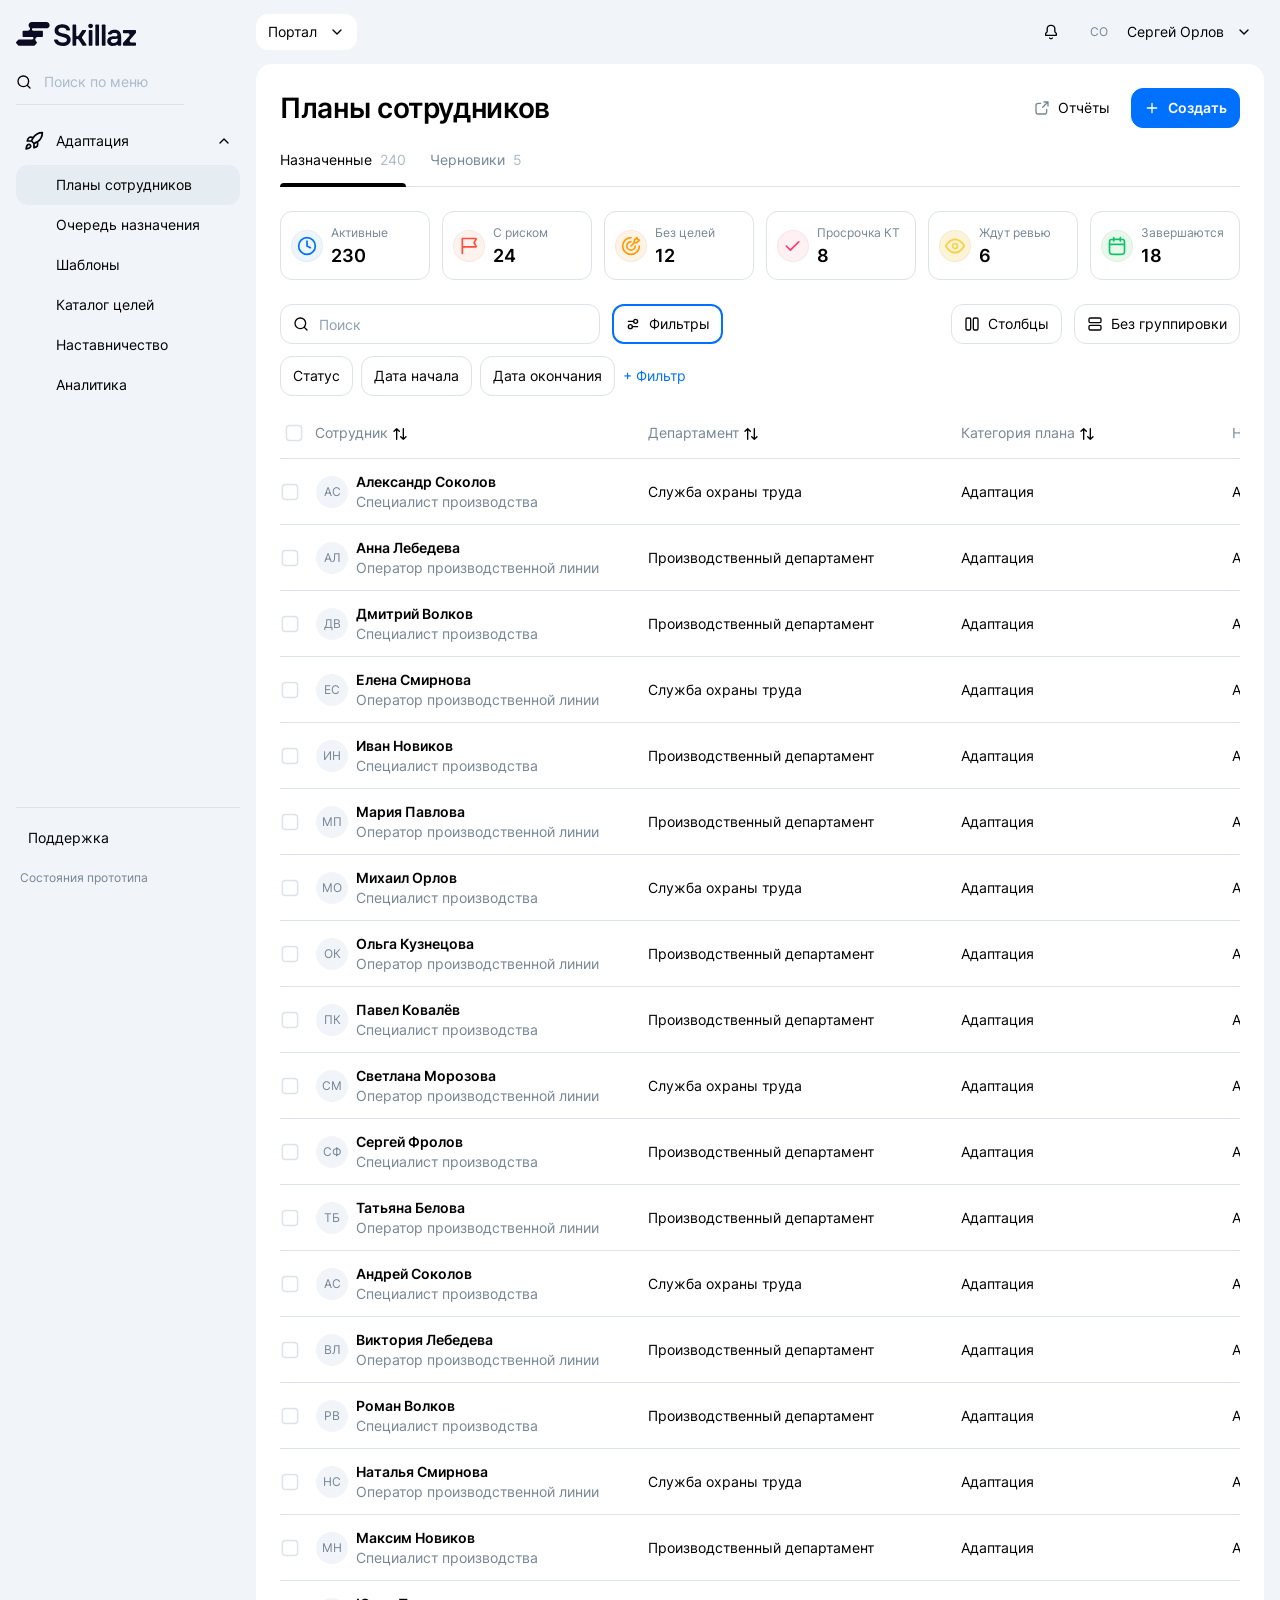
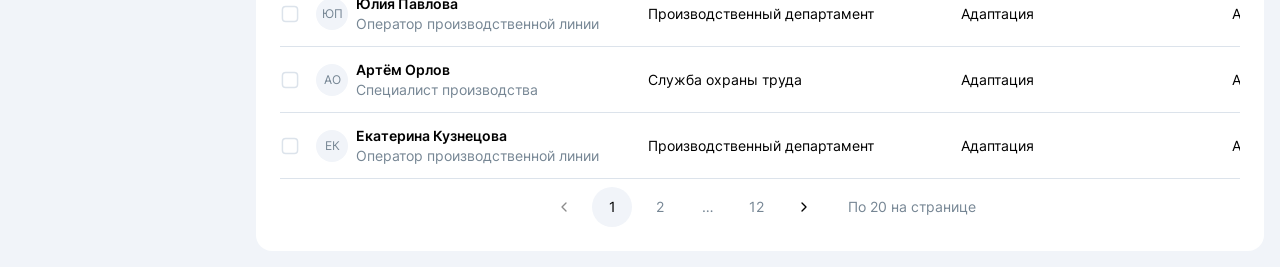
<file: index.html>
<!doctype html><html lang="ru"><head><meta charset="utf-8"><meta name="viewport" content="width=device-width,initial-scale=1"><title>Изменение элементов планов · Skillgrid</title><link rel="stylesheet" href="style.css?v=11"><link rel="stylesheet" href="upgrade.css?v=11"><link rel="stylesheet" href="flow.css?v=11"></head><body>
<aside class="sidebar"><img class="brand" src="assets/skillaz-logo.svg" alt="Skillaz"><div class="menu-search"><img src="assets/magnifier-outlined.svg" alt="">Поиск по меню</div><div class="nav-parent"><img src="assets/rocket.svg" alt="">Адаптация<img class="up" src="assets/chevron-down-outlined.svg" alt=""></div><nav><button class="nav-item active">Планы сотрудников</button><button class="nav-item">Очередь назначения</button><button class="nav-item">Шаблоны</button><button class="nav-item">Каталог целей</button><button class="nav-item">Наставничество</button><button class="nav-item">Аналитика</button></nav><div class="support">Поддержка</div></aside>
<div class="workspace"><header class="topbar"><button class="product">Портал<img src="assets/chevron-down-outlined.svg" alt=""></button><div class="account"><img src="assets/bell-outlined.svg" alt=""><span class="avatar">СО</span>Сергей Орлов<img src="assets/chevron-down-outlined.svg" alt=""></div></header><main class="page" id="page"></main></div>
<div id="bulk-root"></div><div id="modal-root"></div><div id="popover-root"></div><div id="toast" role="status" hidden></div><button class="demo-launch" id="demo-launch" data-action="demo-launch">Состояния прототипа</button><div id="demo-root"></div><script type="module" src="app.js?v=11"></script></body></html>
</file>
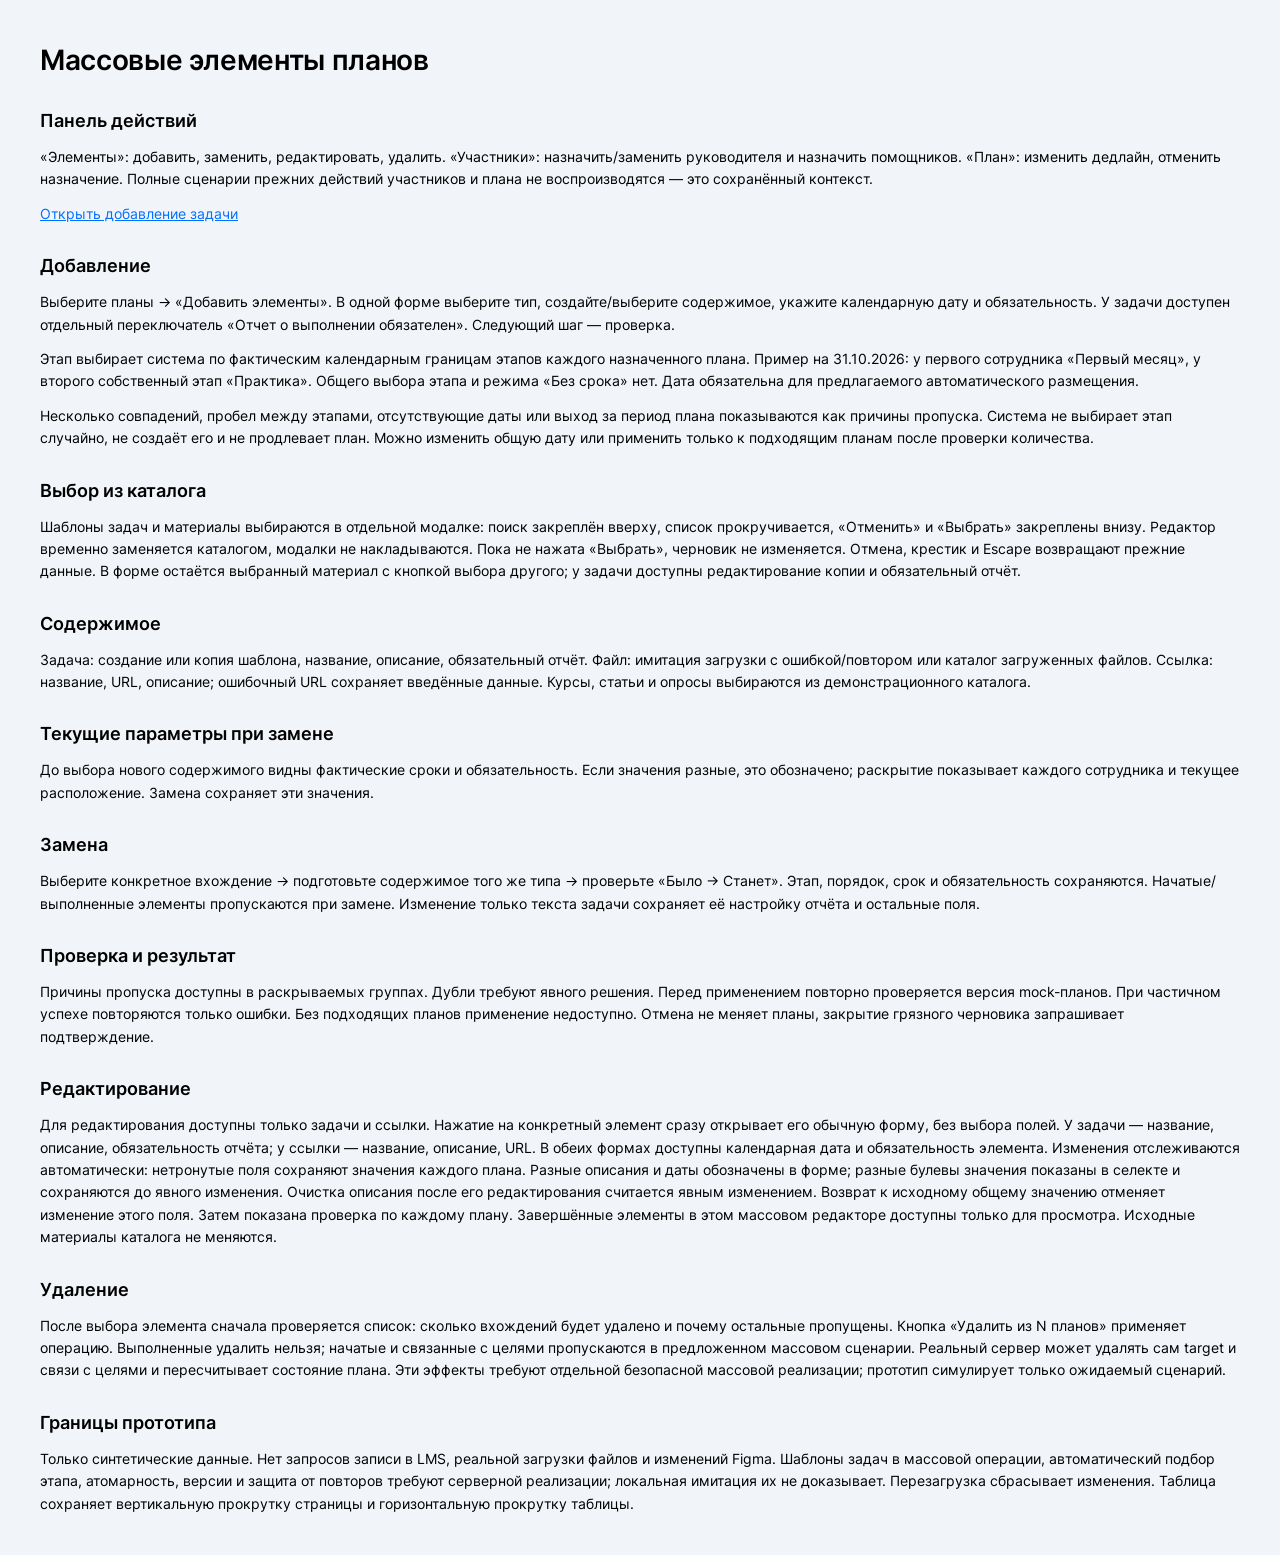
<file: guide.html>
<!doctype html><html lang="ru"><meta charset="utf-8"><title>Гайд · массовые элементы Skillgrid</title><link rel="stylesheet" href="style.css?v=11"><style>body{display:block;padding:40px;max-width:1000px;margin:auto}p,li{line-height:1.6;margin-top:12px}h2{margin-top:28px}a{color:var(--accent)}</style><h1>Массовые элементы планов</h1><h2>Панель действий</h2><p>«Элементы»: добавить, заменить, редактировать, удалить. «Участники»: назначить/заменить руководителя и назначить помощников. «План»: изменить дедлайн, отменить назначение. Полные сценарии прежних действий участников и плана не воспроизводятся — это сохранённый контекст.</p><p><a href="index.html?state=v5-add-placement">Открыть добавление задачи</a></p><h2>Добавление</h2><p>Выберите планы → «Добавить элементы». В одной форме выберите тип, создайте/выберите содержимое, укажите календарную дату и обязательность. У задачи доступен отдельный переключатель «Отчет о выполнении обязателен». Следующий шаг — проверка.</p><p>Этап выбирает система по фактическим календарным границам этапов каждого назначенного плана. Пример на 31.10.2026: у первого сотрудника «Первый месяц», у второго собственный этап «Практика». Общего выбора этапа и режима «Без срока» нет. Дата обязательна для предлагаемого автоматического размещения.</p><p>Несколько совпадений, пробел между этапами, отсутствующие даты или выход за период плана показываются как причины пропуска. Система не выбирает этап случайно, не создаёт его и не продлевает план. Можно изменить общую дату или применить только к подходящим планам после проверки количества.</p><h2>Выбор из каталога</h2><p>Шаблоны задач и материалы выбираются в отдельной модалке: поиск закреплён вверху, список прокручивается, «Отменить» и «Выбрать» закреплены внизу. Редактор временно заменяется каталогом, модалки не накладываются. Пока не нажата «Выбрать», черновик не изменяется. Отмена, крестик и Escape возвращают прежние данные. В форме остаётся выбранный материал с кнопкой выбора другого; у задачи доступны редактирование копии и обязательный отчёт.</p><h2>Содержимое</h2><p>Задача: создание или копия шаблона, название, описание, обязательный отчёт. Файл: имитация загрузки с ошибкой/повтором или каталог загруженных файлов. Ссылка: название, URL, описание; ошибочный URL сохраняет введённые данные. Курсы, статьи и опросы выбираются из демонстрационного каталога.</p><h2>Текущие параметры при замене</h2><p>До выбора нового содержимого видны фактические сроки и обязательность. Если значения разные, это обозначено; раскрытие показывает каждого сотрудника и текущее расположение. Замена сохраняет эти значения.</p><h2>Замена</h2><p>Выберите конкретное вхождение → подготовьте содержимое того же типа → проверьте «Было → Станет». Этап, порядок, срок и обязательность сохраняются. Начатые/выполненные элементы пропускаются при замене. Изменение только текста задачи сохраняет её настройку отчёта и остальные поля.</p><h2>Проверка и результат</h2><p>Причины пропуска доступны в раскрываемых группах. Дубли требуют явного решения. Перед применением повторно проверяется версия mock-планов. При частичном успехе повторяются только ошибки. Без подходящих планов применение недоступно. Отмена не меняет планы, закрытие грязного черновика запрашивает подтверждение.</p><h2>Редактирование</h2><p>Для редактирования доступны только задачи и ссылки. Нажатие на конкретный элемент сразу открывает его обычную форму, без выбора полей. У задачи — название, описание, обязательность отчёта; у ссылки — название, описание, URL. В обеих формах доступны календарная дата и обязательность элемента. Изменения отслеживаются автоматически: нетронутые поля сохраняют значения каждого плана. Разные описания и даты обозначены в форме; разные булевы значения показаны в селекте и сохраняются до явного изменения. Очистка описания после его редактирования считается явным изменением. Возврат к исходному общему значению отменяет изменение этого поля. Затем показана проверка по каждому плану. Завершённые элементы в этом массовом редакторе доступны только для просмотра. Исходные материалы каталога не меняются.</p><h2>Удаление</h2><p>После выбора элемента сначала проверяется список: сколько вхождений будет удалено и почему остальные пропущены. Кнопка «Удалить из N планов» применяет операцию. Выполненные удалить нельзя; начатые и связанные с целями пропускаются в предложенном массовом сценарии. Реальный сервер может удалять сам target и связи с целями и пересчитывает состояние плана. Эти эффекты требуют отдельной безопасной массовой реализации; прототип симулирует только ожидаемый сценарий.</p><h2>Границы прототипа</h2><p>Только синтетические данные. Нет запросов записи в LMS, реальной загрузки файлов и изменений Figma. Шаблоны задач в массовой операции, автоматический подбор этапа, атомарность, версии и защита от повторов требуют серверной реализации; локальная имитация их не доказывает. Перезагрузка сбрасывает изменения. Таблица сохраняет вертикальную прокрутку страницы и горизонтальную прокрутку таблицы.</p></html>
</file>
<file: style.css>
@font-face{font-family:Inter;src:url('assets/Inter-Regular.ttf');font-weight:400}@font-face{font-family:Inter;src:url('assets/Inter-SemiBold.ttf');font-weight:600}
:root{--bg:#f1f4f9;--border:#dce3eb;--text:#000;--muted:#768694;--tertiary:#aabbca;--accent:#0070ff;--accent-hover:#2b7fff;--blue-bg:#edf6ff;--positive:#0dc267;--positive-bg:#e8f9ec;--danger:#ff4d3a;--negative-bg:#fef2ef;--overlay:rgba(32,38,43,.6)}
*{box-sizing:border-box}body{margin:0;font:400 14px/20px Inter,Arial,sans-serif;color:var(--text);background:var(--bg);min-width:1280px;overflow:hidden}button,input,select,textarea{font:inherit;color:inherit}button{cursor:pointer;background:none;border:0}button:disabled{cursor:default;opacity:.45}button:focus-visible,input:focus-visible,select:focus-visible,textarea:focus-visible,a:focus-visible{outline:2px solid var(--accent);outline-offset:3px}img{display:block}h1,h2,h3,p{margin:0}h1{font-size:28px;line-height:40px;letter-spacing:-.35px;font-weight:600}h2{font-size:18px;line-height:26px;font-weight:600}h3{font-size:16px;line-height:24px;font-weight:600}.muted{color:var(--muted)}.tertiary{color:var(--tertiary)}.row{display:flex;gap:8px;align-items:center}.between{justify-content:space-between}.spacer{flex:1}.stack{display:flex;flex-direction:column;gap:16px}.hint{color:var(--muted);line-height:24px}.small{font-size:12px;line-height:16px}.sidebar{width:256px;position:fixed;inset:0 auto 0 0;padding:20px 16px;display:flex;flex-direction:column}.brand{width:120px;height:28px;object-fit:contain;object-position:left}.menu-search{display:flex;gap:12px;align-items:center;width:168px;color:var(--tertiary);border-bottom:1px solid var(--border);padding:24px 0 12px;margin-bottom:12px}.menu-search img{width:16px;height:16px}.nav-parent{display:flex;align-items:center;gap:12px;padding:12px 8px;min-height:48px}.nav-parent img{width:20px;height:20px}.nav-parent .up{width:16px;height:16px;margin-left:auto;transform:rotate(180deg)}.nav-item{display:flex;width:100%;text-align:left;min-height:40px;padding:10px 12px 10px 40px;border-radius:12px}.nav-item.active{background:#e6edf2}.support{margin-top:auto;padding:20px 12px 32px;border-top:1px solid var(--border)}.workspace{margin-left:256px;height:100vh;display:flex;flex-direction:column}.topbar{height:64px;flex:none;display:flex;align-items:center;justify-content:space-between;padding-right:28px}.product{display:flex;align-items:center;gap:12px;padding:8px 12px;background:white;border-radius:12px}.product img,.account>img{width:16px;height:16px}.account{display:flex;align-items:center;gap:12px}.account>img:first-child{margin-right:12px}.avatar{display:inline-flex;width:32px;height:32px;flex:none;align-items:center;justify-content:center;border-radius:50%;font-size:12px;background:var(--bg);color:var(--muted);overflow:hidden}.page{margin-right:16px;margin-bottom:16px;padding:24px;border-radius:16px;background:white;flex:1;min-height:0;display:flex;flex-direction:column;overflow:hidden}.heading{display:flex;align-items:center;justify-content:space-between;flex:none;margin-bottom:6px}.heading-actions{display:flex;gap:8px}.tabs{display:flex;gap:24px;border-bottom:1px solid var(--border);margin-bottom:24px;flex:none}.tabs button{position:relative;color:var(--muted);padding:16px 0;display:flex;gap:8px;white-space:nowrap}.tabs span{color:var(--tertiary)}.tabs button[aria-current=page]{color:#000}.tabs button[aria-current=page]:after{content:'';position:absolute;bottom:-1px;left:0;right:0;height:4px;border-radius:4px 4px 0 0;background:#000}.widgets{display:flex;gap:12px;margin-bottom:24px;flex:none}.widget{display:flex;align-items:center;gap:12px;flex:1;border:1px solid var(--border);border-radius:12px;padding:12px;text-align:left;min-width:0}.widget-icon{display:flex;align-items:center;justify-content:center;width:40px;height:40px;border-radius:50%;flex:none;border:1px solid rgba(0,0,0,.04)}.widget-icon img{width:20px;height:20px}.widget strong{display:block;font-size:18px;line-height:26px}.widget .muted{white-space:nowrap}.toolbar{display:flex;gap:12px;align-items:center;margin-bottom:12px;flex:none}.search{height:40px;border:1px solid var(--border);border-radius:12px;display:flex;gap:8px;align-items:center;padding:0 12px;background:white;min-width:0}.toolbar .search{width:389px;flex-shrink:1}.search img{width:16px;height:16px}.search input{width:100%;border:0;outline:0!important;min-width:0;height:100%;background:none}.search:focus-within{border-color:var(--accent)}input::placeholder,textarea::placeholder{color:#8da0b0}.btn{min-height:40px;display:inline-flex;align-items:center;justify-content:center;gap:8px;padding:9px 12px;border:1px solid var(--border);border-radius:12px;background:white;white-space:nowrap}.btn:hover{background:var(--bg)}.btn img{width:16px;height:16px}.btn.active{border:2px solid var(--accent);padding:8px 11px}.btn.primary{background:var(--accent);border-color:var(--accent);color:white;font-weight:600}.btn.primary:hover{background:var(--accent-hover)}.btn.ghost{border-color:transparent}.btn.small-btn{min-height:32px;border-radius:8px;padding:5px 10px}.text-btn{color:var(--accent);padding:0;display:inline-flex;align-items:center;gap:8px;text-align:left}.icon-btn{display:inline-flex;align-items:center;justify-content:center;width:32px;height:32px;padding:6px;border-radius:8px;flex:none}.icon-btn img{width:20px;height:20px}.icon-btn:hover{background:var(--bg)}.filter-panel{display:flex;gap:8px;align-items:center;padding-bottom:12px;flex:none}.filter-trigger{border:1px solid var(--border);border-radius:12px;display:flex;gap:8px;align-items:center;padding:9px 12px;height:40px}.filter-trigger img{width:16px;height:16px}.selection-note{display:flex;align-items:center;gap:12px;padding:12px 16px;background:var(--blue-bg);border-radius:12px;margin-bottom:12px;flex:none;flex-wrap:wrap}.table-scroll{overflow:auto;min-height:0;flex:1;scrollbar-width:thin}table{border-collapse:separate;border-spacing:0;table-layout:fixed;width:2600px;font-size:14px}th{font-weight:400;color:var(--muted);height:44px;text-align:left;border-bottom:1px solid var(--border);position:sticky;top:0;background:white;z-index:2}th,td{padding:12px}th:first-child,td:first-child{padding-left:0;width:336px}th:first-child{z-index:3}th img{display:inline-block;width:16px;height:16px;vertical-align:middle}td{height:66px;border-bottom:1px solid var(--border);vertical-align:middle}tr.selected td{background:var(--blue-bg)}.employee{display:flex;align-items:center;gap:8px}.employee .name{display:flex;flex-direction:column;min-width:0}.employee strong{font-weight:600}.employee input{margin:0 8px 0 0}.group-row td{height:44px;padding:0;border-bottom:1px solid var(--border)}.group-button{display:flex;align-items:center;gap:6px;width:100%;text-align:left;min-height:44px}.group-button img{width:16px;height:16px;transform:rotate(-90deg)}.group-button[aria-expanded=true] img{transform:none}.tag{display:inline-flex;padding:4px 8px;border-radius:8px;color:var(--accent);background:var(--blue-bg);white-space:nowrap}.tag.neutral{color:var(--muted);background:var(--bg)}.progress{display:flex;align-items:center;gap:8px}.progress-track{width:100px;height:4px;background:var(--bg);border-radius:4px}.progress-track span{display:block;height:4px;background:var(--accent);border-radius:4px}.pagination{display:flex;justify-content:center;align-items:center;gap:4px;min-height:64px;flex:none;padding-top:12px}.pagination button{min-width:32px;height:32px;border-radius:8px}.pagination button.active{background:var(--accent);color:white}.pagination .select{width:132px;margin-left:16px}.bulk{position:fixed;bottom:24px;left:280px;right:40px;display:flex;align-items:center;gap:24px;padding:12px 24px;min-height:56px;border-radius:12px;background:var(--accent);color:white;z-index:10}.bulk strong{white-space:nowrap}.bulk-actions{display:flex;align-items:center;gap:4px;flex:1}.bulk .btn{background:transparent;border-color:transparent;color:white;min-height:32px;border-radius:8px;padding:5px 10px}.bulk .btn:hover{background:var(--accent-hover)}.bulk .new-action{background:var(--accent-hover)}.bulk img{width:16px;height:16px;filter:brightness(0) invert(1)}.bulk .icon-btn{margin-left:auto}.has-selection .pagination{margin-bottom:68px}.overlay{position:fixed;inset:0;z-index:30;background:var(--overlay);display:flex;align-items:center;justify-content:center;padding:24px}.modal{width:620px;max-height:calc(100vh - 48px);display:flex;flex-direction:column;border-radius:24px;background:white;overflow:hidden}.modal.wide{width:620px}.modal.compact{width:620px}.modal-head{padding:16px 24px;flex:none;border-bottom:1px solid var(--border);position:relative;padding-right:68px}.modal-head .icon-btn{position:absolute;right:20px;top:14px}.modal-head p{margin-top:4px;color:var(--muted);line-height:24px}.steps{display:flex;align-items:center;gap:8px;margin-top:16px}.step{display:flex;align-items:center;gap:8px;color:var(--muted)}.step b{font-size:12px;line-height:20px;width:20px;height:20px;display:inline-flex;align-items:center;justify-content:center;background:var(--bg);border-radius:50%}.step.current{color:var(--accent)}.step.current b{background:var(--accent);color:white}.step-line{height:1px;background:var(--border);flex:1}.modal-content{padding:24px;overflow:auto;min-height:0;scrollbar-width:thin}.modal-foot{border-top:1px solid var(--border);padding:16px 24px;display:flex;align-items:center;justify-content:flex-end;gap:8px;flex:none;min-height:72px}.modal-foot .left{margin-right:auto}.scope-note{color:var(--muted);line-height:24px;margin-top:20px}.context-note{color:var(--muted);margin-bottom:16px}.field-label{display:block;color:var(--muted);margin-bottom:8px}.select,input.text-field,textarea{width:100%;background:white;border:1px solid var(--border);border-radius:12px;padding:9px 12px;min-height:40px}.select{appearance:none;padding-right:32px;background-image:url('assets/chevron-down-outlined.svg');background-repeat:no-repeat;background-position:right 12px center;background-size:16px}.form-field{margin-top:20px}.element-search{display:flex;gap:12px;margin-bottom:12px}.element-search .search{flex:1}.element-search .select{width:160px}.element-list{display:flex;flex-direction:column}.element-option{display:flex;align-items:flex-start;gap:12px;padding:16px 0;border-bottom:1px solid var(--border);cursor:pointer}.element-option input{margin-top:2px}.element-option .body{flex:1}.element-option strong{display:block;margin-bottom:4px}.element-option .meta{color:var(--muted);margin-bottom:6px}.element-option .availability{color:var(--muted);font-size:12px}.element-icon{display:flex;align-items:center;justify-content:center;width:32px;height:32px;background:var(--bg);border-radius:8px;flex:none}.element-icon img{width:20px;height:20px}.chosen-element{border:1px solid var(--border);border-radius:12px;padding:16px;display:flex;align-items:flex-start;gap:12px}.chosen-element .body{flex:1}.chosen-element strong{display:block;margin-bottom:4px}.radio-line{display:flex;align-items:center;gap:8px;min-height:32px;cursor:pointer}.radio-line input{margin:0}.operation-choice{display:flex;flex-direction:column;gap:4px;margin-top:8px}.comparison{display:grid;grid-template-columns:1fr 1fr;border:1px solid var(--border);border-radius:12px;overflow:hidden}.comparison>div{padding:16px;min-width:0}.comparison>div+div{border-left:1px solid var(--border)}.comparison strong{display:block;margin-top:8px;line-height:24px}.comparison .btn{margin-top:8px;white-space:normal}.notice{border:1px solid var(--border);padding:16px;border-radius:12px;line-height:24px}.notice ul{margin:0;padding-left:18px}.notice.warning{background:#fff3e6;border-color:transparent}.notice.error{background:var(--negative-bg);border-color:transparent}.summary{display:flex;align-items:start;justify-content:space-between;gap:12px;padding:16px;border:1px solid var(--border);border-radius:12px;margin-bottom:16px}.summary p{margin-top:6px}.counts{display:grid;grid-template-columns:repeat(3,1fr);gap:12px;margin-bottom:16px}.count{background:var(--bg);border-radius:12px;padding:16px;display:flex;align-items:center;justify-content:space-between;gap:12px;font-size:12px;line-height:16px}.count b{font-size:24px;line-height:32px;font-weight:600}.count.positive{background:var(--positive-bg);color:var(--positive)}.count.negative{background:var(--negative-bg);color:var(--danger)}.review-group{border:1px solid var(--border);border-radius:16px;overflow:hidden;margin-top:12px}.review-head{padding:16px 20px;min-height:54px;display:flex;align-items:center;gap:12px;justify-content:space-between;width:100%;background:var(--bg);font-weight:600;text-align:left}.review-head img{width:16px;height:16px;transform:rotate(-90deg)}.review-head[aria-expanded=true] img{transform:none}.review-body{padding:0 20px}.review-person{display:flex;gap:12px;padding:16px 0;border-top:1px solid var(--border);align-items:flex-start}.review-person:first-child{border-top:0}.review-person .body{flex:1;min-width:0}.review-person p{line-height:24px}.review-person .muted{font-size:12px;line-height:20px}.change-values{display:grid;grid-template-columns:1fr 1fr;gap:16px;margin-top:8px}.change-values>div{font-size:12px;line-height:20px}.change-values span{display:block;color:var(--muted)}.reason{padding-top:16px;font-weight:600}.empty{min-height:220px;display:flex;flex-direction:column;align-items:center;justify-content:center;gap:12px;text-align:center;color:var(--muted)}.empty h3{color:var(--text)}.status-view{padding:20px 0;display:flex;flex-direction:column;gap:16px}.status-mark{display:flex;align-items:center;justify-content:center;width:40px;height:40px;border-radius:50%;background:var(--positive-bg)}.status-mark img{width:20px;height:20px}.loader{width:24px;height:24px;border:2px solid var(--border);border-top-color:var(--accent);border-radius:50%;animation:spin .8s linear infinite}@keyframes spin{to{transform:rotate(360deg)}}.drop{position:fixed;z-index:50;background:white;box-shadow:0 3px 16px rgba(112,144,176,.24);border-radius:16px;padding:8px;min-width:220px;max-width:380px;max-height:440px;overflow:auto}.drop button{display:flex;align-items:center;gap:8px;text-align:left;width:100%;padding:10px 12px;border-radius:8px;min-height:40px}.drop button:hover{background:var(--bg)}.drop img{width:16px;height:16px}.result-link{display:flex;gap:12px;align-items:center;padding:12px 16px;border:1px solid var(--border);border-radius:12px;margin-bottom:12px;flex:none}.demo-launch{position:fixed;left:16px;bottom:8px;color:var(--muted);font-size:12px;line-height:20px;z-index:20;padding:4px}.demo-panel{position:fixed;left:16px;bottom:40px;width:300px;background:white;border:1px solid var(--border);border-radius:16px;padding:16px;z-index:65;box-shadow:0 3px 16px rgba(112,144,176,.24)}.demo-panel .select{margin-top:12px}.demo-panel a{display:block;margin-top:12px;color:var(--accent)}#toast{position:fixed;bottom:96px;left:50%;transform:translateX(-50%);z-index:70;border-radius:12px;padding:12px 20px;color:white;background:#000;max-width:520px}.error-text{color:var(--danger);margin-top:8px}.check-label{display:flex;align-items:center;gap:8px;cursor:pointer}input[type=checkbox]{appearance:none;width:20px!important;height:20px!important;flex:none;background:url('assets/checkbox.svg') -296px -88px/488px 148px no-repeat;border:0;border-radius:0;cursor:pointer}input[type=checkbox]:checked{background-position:-40px -88px}input[type=checkbox]:indeterminate{background-position:-168px -88px}input[type=checkbox]:disabled{opacity:.4;cursor:default}input[type=radio]{appearance:none;width:20px;height:20px;flex:none;border:0;background:url('assets/radio.svg') -170px -42px/360px 148px no-repeat;cursor:pointer}input[type=radio]:checked{background-position:-42px -42px}[hidden]{display:none!important}.sr-only{position:absolute;width:1px;height:1px;overflow:hidden;clip:rect(0,0,0,0)}
@media(max-width:1400px){.widget{padding:10px;gap:8px}.widget-icon{width:32px;height:32px}.widget .muted{font-size:12px}.bulk{gap:12px;padding:12px 16px}.bulk .optional-action{display:none}.toolbar .search{width:320px}}

.element-option .meta,.element-option .availability{display:block}.widget:nth-child(1) .widget-icon img{filter:invert(31%) sepia(98%) saturate(4350%) hue-rotate(208deg) brightness(101%) contrast(106%)}.pagination button{height:40px;min-width:40px;border-radius:12px}.counts .count{font-size:12px}.review-person .muted{overflow-wrap:anywhere}

.widget-glyph{display:block;width:20px;height:20px;background:currentColor;mask-position:center;mask-size:20px 20px;mask-repeat:no-repeat}.widget:nth-child(1){color:inherit}.widget:nth-child(1) .widget-icon{color:#0070ff}.widget:nth-child(2) .widget-icon{color:#ff4d3a}.widget:nth-child(3) .widget-icon{color:#ff9900}.widget:nth-child(4) .widget-icon{color:#ff3c77}.widget:nth-child(5) .widget-icon{color:#f7d044}.widget:nth-child(6) .widget-icon{color:#0dc267}.demo-launch{z-index:60}
</file>
<file: upgrade.css>
.preparation-note{display:flex;gap:16px;align-items:center;padding:12px 16px;border:1px solid var(--border);border-radius:12px;margin:0 0 12px;flex:none}.preparation-note strong{font-weight:600}.preparation-note p{margin-top:4px;color:var(--muted);line-height:20px}.preparation-note .btn{flex:none}.compact-note{align-items:flex-start;margin-bottom:16px}.compact-note p{font-size:12px;line-height:20px}.prepared-note{display:flex;align-items:center;gap:8px;color:var(--muted);margin:0 0 12px;min-height:28px;flex:none}.prepared-note img{width:16px;height:16px}.filter-chip{display:flex;align-items:center;gap:4px;min-height:40px;border:1px solid var(--border);border-radius:12px;background:white;max-width:380px}.filter-chip.applied{border-color:var(--accent)}.filter-main{display:flex;gap:8px;padding:9px 12px;text-align:left;min-width:0}.filter-main span{color:var(--accent);white-space:nowrap;overflow:hidden;text-overflow:ellipsis}.filter-clear{padding:4px 8px 4px 0;display:flex;align-items:center;flex:none}.filter-clear img{width:16px;height:16px}.filter-panel{flex-wrap:wrap}.filter-popover{display:flex;flex-direction:column;gap:12px;padding:8px;min-width:300px}.filter-popover .field-label{margin-bottom:0}.filter-popover input.text-field{display:block;margin-top:6px}.filter-popover .row{justify-content:flex-end}.status-options{display:flex;flex-direction:column;gap:12px;padding:4px 0}.group-pagination{height:44px;background:var(--bg)}.group-pagination .row{position:sticky;left:0;max-width:700px;justify-content:flex-end}.group-pagination button{width:32px;height:32px;border-radius:8px}.group-pagination button:hover{background:white}.bulk-tooltip{position:fixed;z-index:80;width:340px;border-radius:12px;padding:8px 12px;background:black;color:white;font-size:14px;line-height:20px;pointer-events:none}.element-facts{margin:8px 0;display:flex;flex-direction:column;gap:4px;font-size:12px;line-height:20px}.element-facts>div{display:flex;gap:12px}.element-facts dt{width:96px;flex:none;color:var(--muted)}.element-facts dd{margin:0;color:var(--text)}.element-facts dd strong{display:inline;margin:0}.stage-dates{display:block;margin-top:6px;font-size:12px;color:var(--muted)}.reason-heading{display:flex;justify-content:space-between;gap:12px;align-items:center;width:100%;padding:16px 0;text-align:left;border-bottom:1px solid var(--border)}.reason-heading b{color:var(--muted);font-weight:400;margin-left:4px}.reason-heading img{width:16px;height:16px;transform:rotate(-90deg)}.reason-heading[aria-expanded=true] img{transform:none}.duplicate-notice{margin-bottom:16px}.duplicate-notice p{margin:8px 0}.duplicate-notice .radio-line{line-height:20px;padding:4px 0}.bulk .new-action{font-weight:600}.bulk .optional-action{display:none}.modal-content .element-search{margin-top:12px}
.group-button{width:min(100%,calc(100vw - 320px))}

/* Table viewport: 44px headers, 66px rows, 44px group load-more from the source. */
.pagination{height:48px;min-height:48px;gap:8px;padding:8px 0 0;margin:0}
.pagination button,.pagination .page-range{width:40px;height:40px;min-width:40px;flex:none;border-radius:20px;display:inline-flex;align-items:center;justify-content:center;color:var(--muted)}
.pagination button.active{background:var(--bg);color:var(--text)}
.pagination button:hover:not(:disabled){background:var(--bg)}
.pagination button img{width:16px;height:16px}
.pagination .page-prev img{transform:rotate(180deg)}
.pagination .page-size{margin-left:16px;white-space:nowrap}
.has-selection .pagination{margin-bottom:0}
.has-selection .table-scroll{margin-bottom:64px}
.group-pagination{height:44px;background:white;padding:0!important}
.group-more{position:sticky;left:0;display:flex;align-items:center;gap:4px;height:44px;padding:12px 0;color:var(--muted);border-radius:4px}
.group-more img{width:16px;height:16px}

/* Vertical scrolling belongs to the document; the table only scrolls horizontally. */
body{overflow-y:auto;overflow-x:auto}
.workspace{height:auto;min-height:100vh}
.page{min-height:calc(100vh - 80px);flex:1;overflow:visible}
.table-scroll{flex:none;height:auto;max-height:none;overflow-x:auto;overflow-y:hidden}
.has-selection .table-scroll{margin-bottom:0}
.page.has-selection{padding-bottom:88px}
body:has(.page.has-selection) .bulk{bottom:24px}
</file>
<file: flow.css>
body.bulk-flow-open{overflow:hidden}
.modal.flow-wide{width:1120px;max-width:calc(100vw - 48px)}
.flow-field{display:block;margin-top:16px}.flow-field:first-child{margin-top:0}.flow-field .field-label{margin-bottom:8px}.flow-field .small{display:block;margin-top:6px}
.flow-field textarea{display:block;min-height:112px;resize:vertical;line-height:20px}.flow-field input:disabled,.flow-field textarea:disabled{background:var(--bg);color:var(--muted)}
.flow-gap{margin-top:12px}.flow-block{display:block}.flow-route{margin-top:20px;line-height:24px}.flow-modes{display:flex;flex-wrap:wrap;gap:12px 24px}.flow-modes .radio-line{align-items:center}
.flow-options{margin-top:16px;display:flex;flex-direction:column}.flow-option{padding:16px 0;border-bottom:1px solid var(--border)}.flow-option .radio-line{align-items:flex-start}.flow-option .radio-line strong{font-weight:600}.flow-option details{margin:8px 0 0 28px}.flow-option summary{cursor:pointer;color:var(--muted)}.flow-option details p{margin-top:8px;line-height:24px}
.flow-upload{padding:20px;border:1px solid var(--border);border-radius:12px}.flow-upload>.btn,.flow-upload>.text-btn{margin-top:12px}.flow-upload p{line-height:24px}
.flow-progress{margin-top:12px;height:4px;border-radius:4px;background:var(--bg);overflow:hidden}.flow-progress span{display:block;height:100%;background:var(--accent)}
.flow-file-preview{margin-top:12px;padding:16px;border:1px solid var(--border);border-radius:12px;line-height:24px}.flow-empty{min-height:160px}.flow-url{overflow-wrap:anywhere;color:var(--muted)}
.flow-placement-summary{display:flex;align-items:flex-start;gap:16px;justify-content:space-between;margin-bottom:16px}.flow-placement-summary p{line-height:24px;margin-top:4px}.flow-placement-summary>.text-btn{flex:none}
.flow-status-counts{display:flex;gap:12px 24px;flex-wrap:wrap;line-height:24px}.flow-status-counts strong{font-weight:600}.flow-groups{margin-top:16px}.flow-group{border-bottom:1px solid var(--border);margin-top:12px}.flow-group>summary{min-height:44px;padding:12px 0;font-weight:600;cursor:pointer}.flow-group>summary::marker{color:var(--muted)}
.flow-placement-scroll{overflow-x:auto}.flow-placement-table{width:100%;min-width:1000px;table-layout:fixed}.flow-placement-table th,.flow-placement-table td{padding:12px 8px;vertical-align:top;height:auto;font-size:14px;line-height:20px}.flow-placement-table th{position:static;background:white;white-space:normal}.flow-placement-table th:first-child,.flow-placement-table td:first-child{width:22%;padding-left:0}.flow-placement-table th:nth-child(2){width:13%}.flow-placement-table th:nth-child(3){width:12%}.flow-placement-table th:nth-child(4){width:20%}.flow-placement-table th:nth-child(5){width:21%}.flow-placement-table th:nth-child(6){width:12%}.flow-placement-table p{margin-top:4px}.flow-row-actions{display:flex;flex-direction:column;gap:8px}.flow-attention{color:var(--text)}.flow-placement-table .text-btn{white-space:normal}
.flow-review-person{padding:16px 0;border-top:1px solid var(--border);line-height:24px}.flow-review-person:first-child{border-top:0}.flow-review-top{display:flex;gap:8px 16px;align-items:center;flex-wrap:wrap;margin-bottom:8px}.flow-review-top>.text-btn{margin-left:auto}.flow-review-top>.muted{font-size:12px}.flow-comparison{margin-top:12px}.flow-comparison>summary{cursor:pointer;color:var(--accent);margin-bottom:8px}.flow-comparison .comparison p{margin-top:8px;overflow-wrap:anywhere}.flow-comparison .comparison strong{overflow-wrap:anywhere}
.chosen-element .body p{margin-top:4px;line-height:24px}.chosen-element>.text-btn{flex:none}.steps .step{white-space:normal}.demo-launch{z-index:70}

.flow-inline-content{margin-top:16px}.flow-inline-content>.search:first-child{margin-top:0}.flow-inline-content .flow-options{max-height:240px;overflow:auto}.flow-add-settings{border-top:1px solid var(--border);margin-top:20px;padding-top:16px;display:grid;grid-template-columns:240px 1fr;gap:24px;align-items:center}.flow-add-settings .flow-field{margin:0}.flow-add-settings .check-label{margin-top:0}.flow-report-switch{display:flex;align-items:center;gap:12px;cursor:pointer;margin-top:16px;min-height:32px}input[type=checkbox][role=switch]{width:48px!important;height:28px!important;background:url('assets/switch.svg') -132px -152px/300px 280px no-repeat}input[type=checkbox][role=switch]:checked{background-position:-132px -40px}input[role=switch]:focus-visible{outline:2px solid var(--accent);outline-offset:4px;border-radius:16px}.flow-inline-content textarea{min-height:88px}.flow-inline-content .flow-field{margin-top:12px}

.flow-catalog-search{margin-top:16px;margin-right:-44px}.flow-catalog-list{margin-top:0}.flow-selected-source{display:flex;gap:16px;align-items:flex-start;justify-content:space-between}.flow-selected-source>div{min-width:0;flex:1}.flow-selected-source>.text-btn{flex:none}.flow-selected-source p{margin-top:4px;line-height:24px}.flow-selected-source strong{display:block}.flow-catalog-list .flow-option:first-child{padding-top:0}

.flow-source-facts{margin-top:16px;padding:12px 0;border-top:1px solid var(--border);border-bottom:1px solid var(--border);line-height:24px}.flow-source-facts dl{margin:0;display:grid;gap:8px}.flow-source-facts dl>div{display:grid;grid-template-columns:160px 1fr;gap:16px}.flow-source-facts dt{color:var(--muted)}.flow-source-facts dd{margin:0}.flow-source-facts>details{margin-top:8px}.flow-source-facts>details>summary{cursor:pointer;color:var(--accent)}.flow-source-plan{padding:8px 0;border-bottom:1px solid var(--border)}.flow-source-plan p{color:var(--muted)}.flow-indent{margin:8px 0 16px 28px}.bulk-actions>.btn{min-width:120px;justify-content:center}.bulk-actions>.btn img{margin-left:8px}.bulk-actions{gap:12px}.flow-source-facts+label{margin-top:16px}

.btn.destructive,.btn.destructive:hover{background:var(--danger);border-color:var(--danger);color:white}

.flow-edit-context{margin-top:16px}.flow-edit-context>summary{cursor:pointer;color:var(--accent);line-height:24px}.flow-add-settings .flow-field select{width:100%}

/* One stable dialog frame throughout a bulk operation. Existing 620px modal variant. */
html{scrollbar-gutter:stable}
[data-bulk-flow]>.modal,[data-bulk-flow]>.modal.flow-wide{width:620px;max-width:calc(100vw - 48px);height:calc(100dvh - 48px);max-height:calc(100dvh - 48px)}
[data-bulk-flow] .modal-content{flex:1;scrollbar-gutter:stable;overscroll-behavior:contain}
</file>
